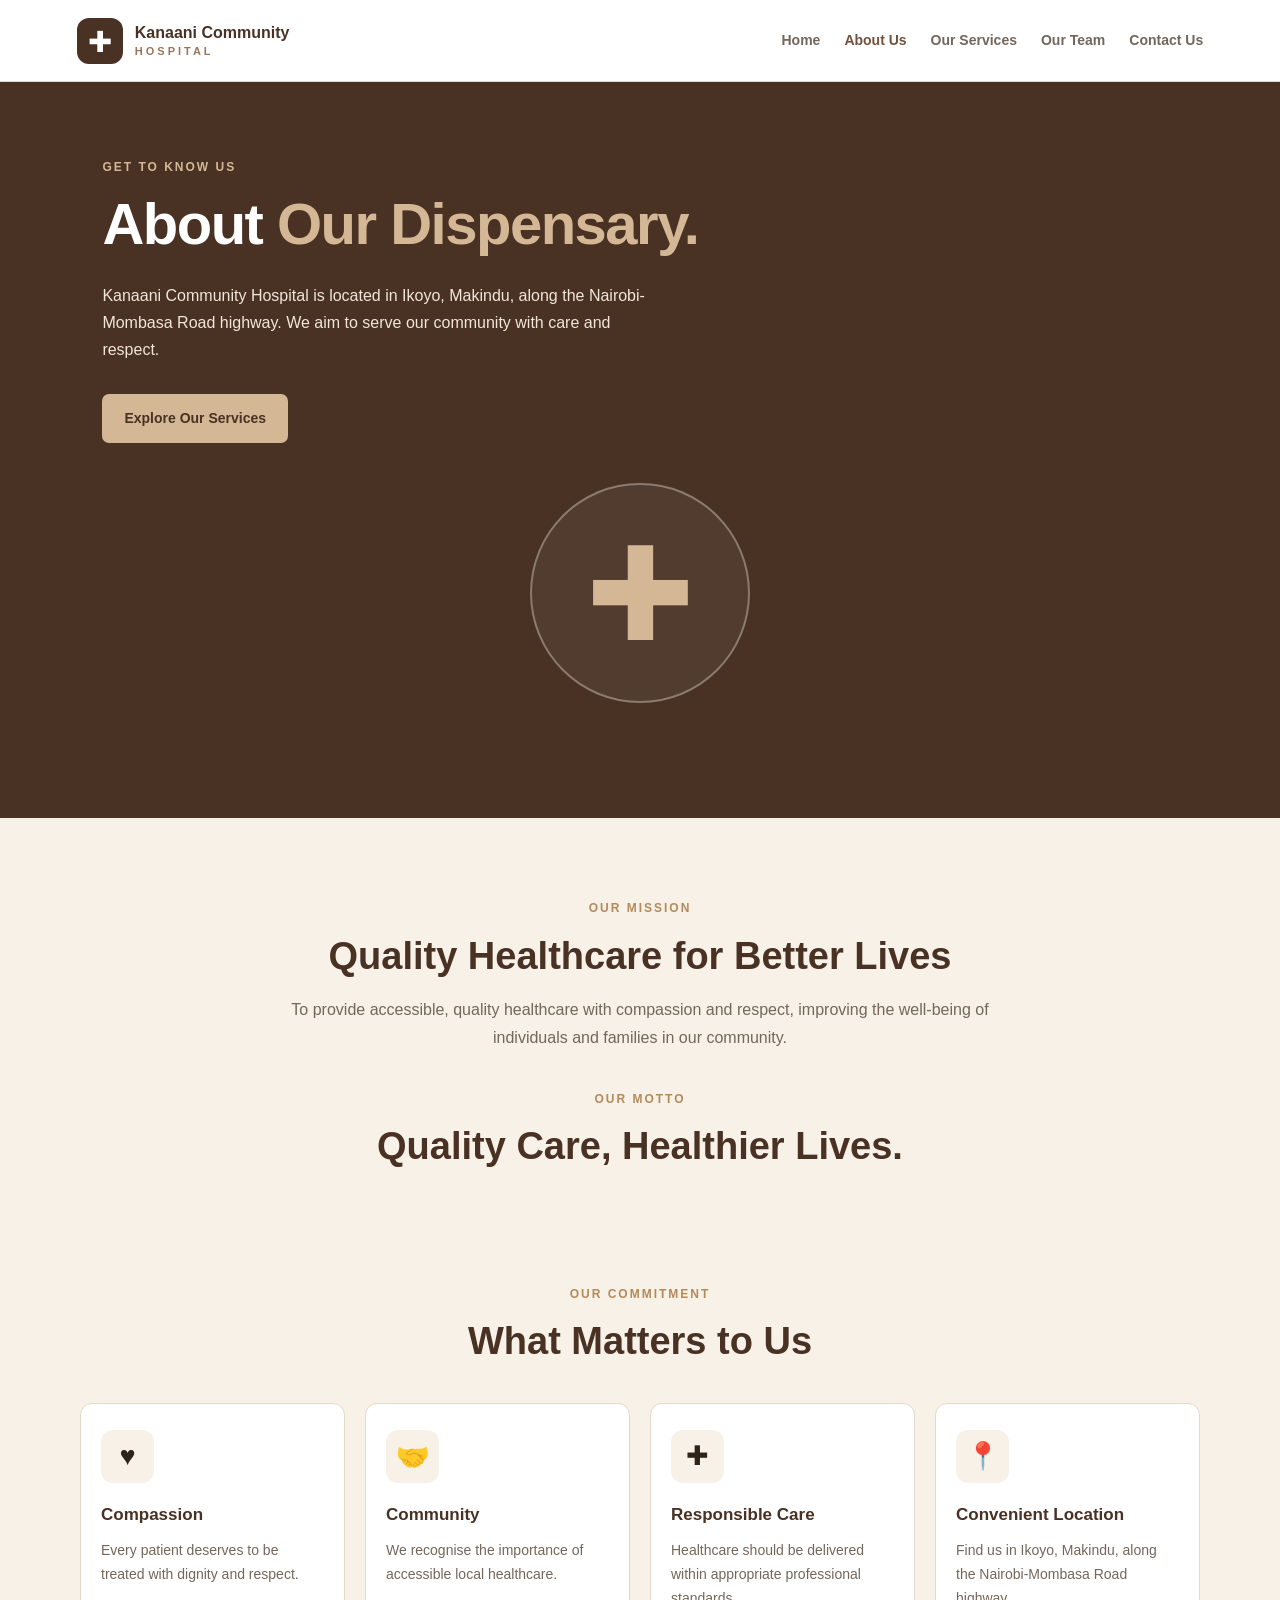
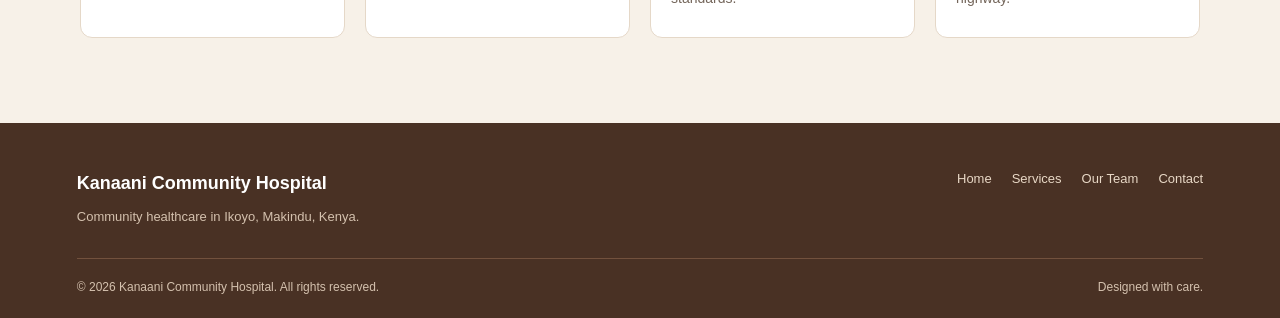
<file: about.html>
<!DOCTYPE html>
<html lang="en">
<head>
    <meta charset="UTF-8">
    <meta name="viewport" content="width=device-width, initial-scale=1.0">
    <meta name="description" content="Learn about Kanaani Community Hospital in Ikoyo, Makindu, Kenya.">
    <title>About Us | Kanaani Community Hospital</title>
    <link rel="stylesheet" href="style.css">
    <script src="script.js" defer></script>
</head>
<body>

    <header class="site-header">
        <a href="index.html" class="brand">
            <span class="brand-icon">✚</span>
            <span class="brand-text">
                <strong>Kanaani Community</strong>
                <small>HOSPITAL</small>
            </span>
        </a>

        <button class="menu-toggle" id="menu-toggle"
            aria-label="Open navigation menu"
            aria-expanded="false"
            aria-controls="main-navigation">
            <span></span><span></span><span></span>
        </button>

        <nav class="main-navigation" id="main-navigation">
            <a href="index.html">Home</a>
            <a href="about.html" class="active">About Us</a>
            <a href="services.html">Our Services</a>
            <a href="doctors.html">Our Team</a>
            <a href="contact.html">Contact Us</a>
        </nav>
    </header>

    <main>
        <section class="hero">
            <div class="hero-content">
                <p class="eyebrow">GET TO KNOW US</p>
                <h1>About <span>Our Dispensary.</span></h1>
                <p class="hero-description">
                    Kanaani Community Hospital is located in Ikoyo,
                    Makindu, along the Nairobi-Mombasa Road highway.
                    We aim to serve our community with care and respect.
                </p>
                <a href="services.html" class="btn btn-primary">
                    Explore Our Services
                </a>
            </div>
            <div class="hero-visual">
                <div class="medical-symbol">✚</div>
            </div>
        </section>

        <!-- OUR MISSION AND MOTTO -->
    <section class="welcome section-container">
        <div class="section-heading">
            <p class="eyebrow">OUR MISSION</p>
            <h2>Quality Healthcare for Better Lives</h2>
            <p>
                To provide accessible, quality healthcare with
                compassion and respect, improving the well-being
                of individuals and families in our community.
            </p>
        </div>

        <div class="section-heading">
            <p class="eyebrow">OUR MOTTO</p>
            <h2>Quality Care, Healthier Lives.</h2>
        </div>
    </section>

        <section class="services-preview section-container">
            <div class="section-heading">
                <p class="eyebrow">OUR COMMITMENT</p>
                <h2>What Matters to Us</h2>
            </div>

            <div class="service-grid">
                <article class="service-card">
                    <span class="service-icon">♥</span>
                    <h3>Compassion</h3>
                    <p>Every patient deserves to be treated with dignity and respect.</p>
                </article>

                <article class="service-card">
                    <span class="service-icon">🤝</span>
                    <h3>Community</h3>
                    <p>We recognise the importance of accessible local healthcare.</p>
                </article>

                <article class="service-card">
                    <span class="service-icon">✚</span>
                    <h3>Responsible Care</h3>
                    <p>Healthcare should be delivered within appropriate professional standards.</p>
                </article>

                <article class="service-card">
                    <span class="service-icon">📍</span>
                    <h3>Convenient Location</h3>
                    <p>Find us in Ikoyo, Makindu, along the Nairobi-Mombasa Road highway.</p>
                </article>
            </div>
        </section>
    </main>

    <footer class="site-footer">
        <div class="footer-content">
            <div>
                <a href="index.html" class="footer-brand">
                    Kanaani Community Hospital
                </a>
                <p>Community healthcare in Ikoyo, Makindu, Kenya.</p>
            </div>
            <div class="footer-links">
                <a href="index.html">Home</a>
                <a href="services.html">Services</a>
                <a href="doctors.html">Our Team</a>
                <a href="contact.html">Contact</a>
            </div>
        </div>
        <div class="footer-bottom">
            <p>&copy; <span id="current-year">2026</span>
                Kanaani Community Hospital. All rights reserved.</p>
            <p>Designed with care.</p>
        </div>
    </footer>

</body>
</html>
</file>
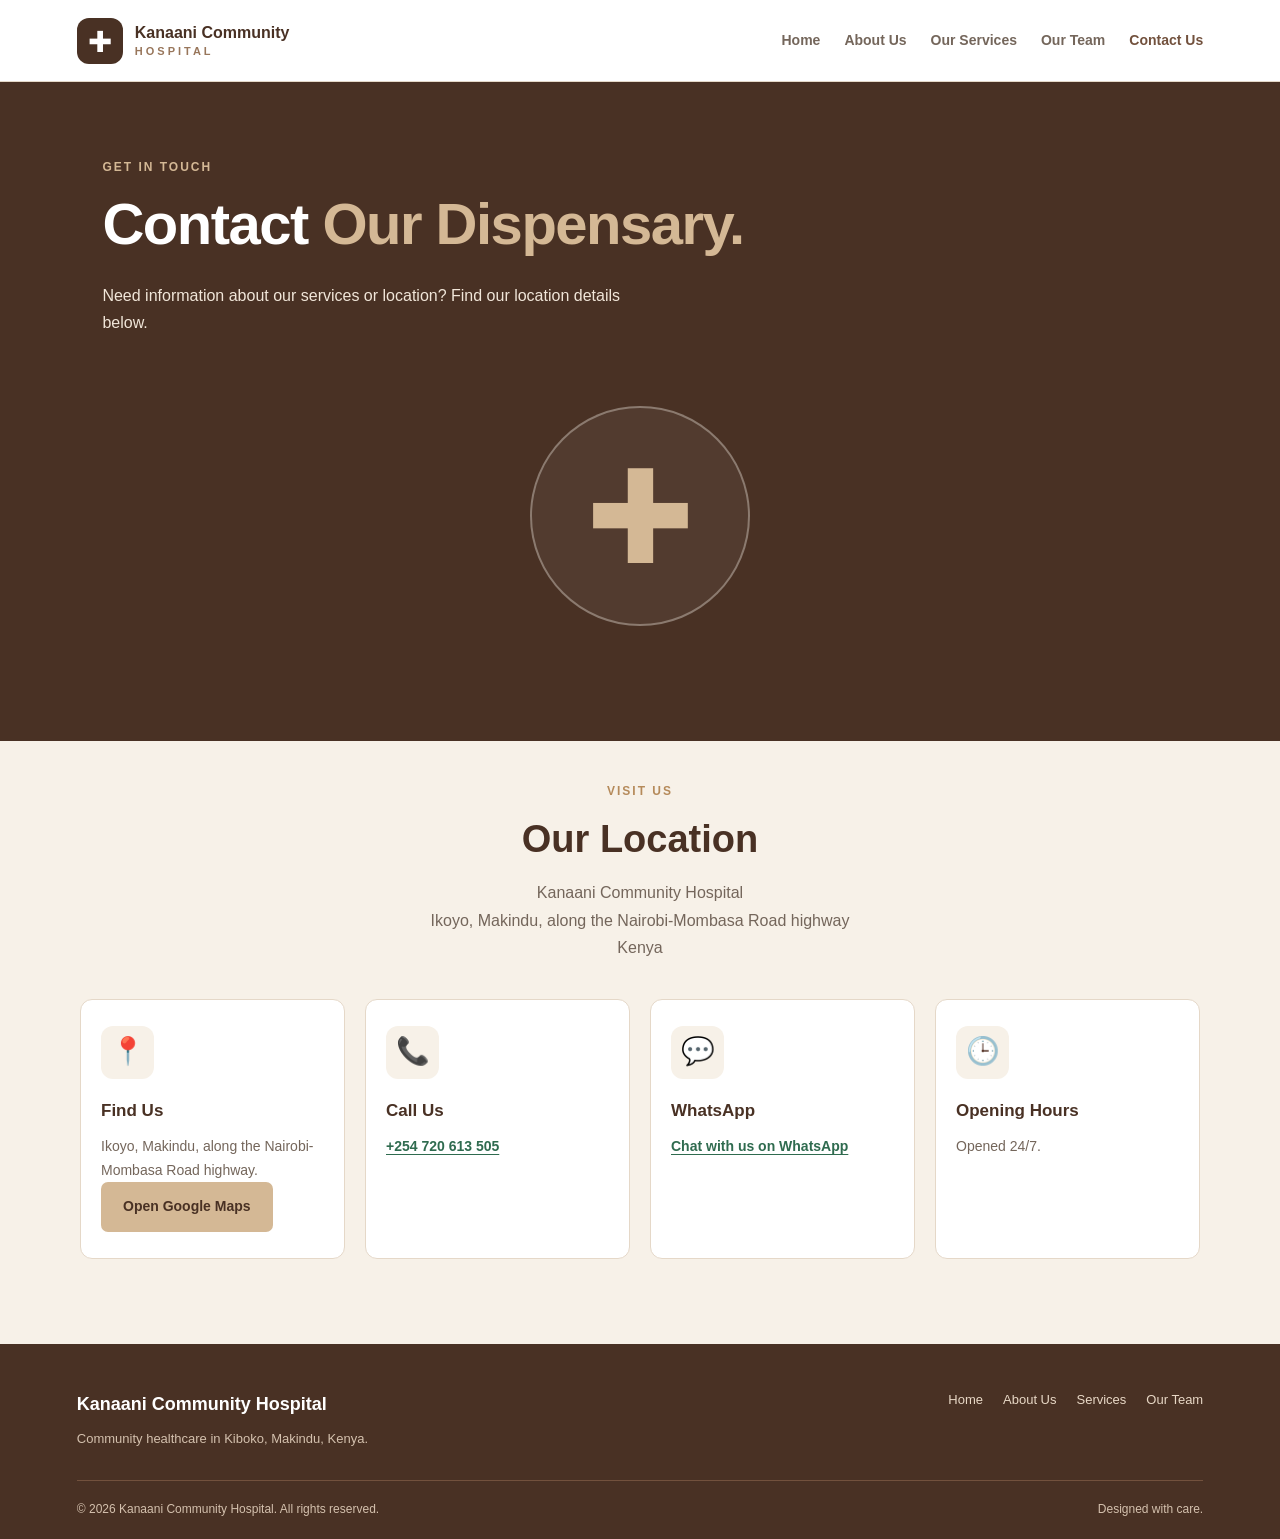
<file: contact.html>
<!DOCTYPE html>
<html lang="en">
<head>
    <meta charset="UTF-8">
    <meta name="viewport" content="width=device-width, initial-scale=1.0">
    <meta name="description" content="Contact Kanaani Community Hospital in Ikoyo, Makindu, along the Mombasa Road highway.">
    <title>Contact Us | Kanaani Community Hospital</title>
    <link rel="stylesheet" href="style.css">
    <script src="script.js" defer></script>
</head>
<body>

    <header class="site-header">
        <a href="index.html" class="brand">
            <span class="brand-icon">✚</span>
            <span class="brand-text">
                <strong>Kanaani Community</strong>
                <small>HOSPITAL</small>
            </span>
        </a>
        <button class="menu-toggle" id="menu-toggle"
            aria-label="Open navigation menu" aria-expanded="false"
            aria-controls="main-navigation">
            <span></span><span></span><span></span>
        </button>
        <nav class="main-navigation" id="main-navigation">
            <a href="index.html">Home</a>
            <a href="about.html">About Us</a>
            <a href="services.html">Our Services</a>
            <a href="doctors.html">Our Team</a>
            <a href="contact.html" class="active">Contact Us</a>
        </nav>
    </header>

    <main>
        <section class="hero">
            <div class="hero-content">
                <p class="eyebrow">GET IN TOUCH</p>
                <h1>Contact <span>Our Dispensary.</span></h1>
                <p class="hero-description">
                    Need information about our services or location?
                    Find our location details below.
                </p>
            </div>
            <div class="hero-visual">
                <div class="medical-symbol">✚</div>
            </div>
        </section>

        <section class="services-preview section-container">
            <div class="section-heading">
                <p class="eyebrow">VISIT US</p>
                <h2>Our Location</h2>
                <p>
                    Kanaani Community Hospital<br>
                    Ikoyo, Makindu, along the Nairobi-Mombasa Road highway<br>
                    Kenya
                </p>
            </div>

            <div class="service-grid">
                <article class="service-card">
                    <span class="service-icon">📍</span>
                    <h3>Find Us</h3>
                    <p>Ikoyo, Makindu, along the Nairobi-Mombasa Road highway.</p>
                    <a
                        class="btn btn-primary"
                        href="https://www.google.com/maps/search/?api=1&query=Kiboko%2C+Makindu%2C+Kenya"
                        target="_blank"
                        rel="noopener noreferrer">
                        Open Google Maps
                    </a>
                </article>

                <article class="service-card">
                    <span class="service-icon">📞</span>
                    <h3>Call Us</h3>
                    <p><a href="tel:+254720613505">+254 720 613 505</a></p>
                </article>

                <article class="service-card">
                    <span class="service-icon">💬</span>
                    <h3>WhatsApp</h3>
                    <p><a href="https://wa.me/254720613505" target="_blank" rel="noopener noreferrer">Chat with us on WhatsApp</a></p>
                </article>

                <article class="service-card">
                    <span class="service-icon">🕒</span>
                    <h3>Opening Hours</h3>
                    <p>Opened 24/7.</p>
                </article>
            </div>
        </section>
    </main>

    <footer class="site-footer">
        <div class="footer-content">
            <div>
                <a href="index.html" class="footer-brand">Kanaani Community Hospital</a>
                <p>Community healthcare in Kiboko, Makindu, Kenya.</p>
            </div>
            <div class="footer-links">
                <a href="index.html">Home</a>
                <a href="about.html">About Us</a>
                <a href="services.html">Services</a>
                <a href="doctors.html">Our Team</a>
            </div>
        </div>
        <div class="footer-bottom">
            <p>&copy; <span id="current-year">2026</span> Kanaani Community Hospital. All rights reserved.</p>
            <p>Designed with care.</p>
        </div>
    </footer>

</body>
</html>
</file>
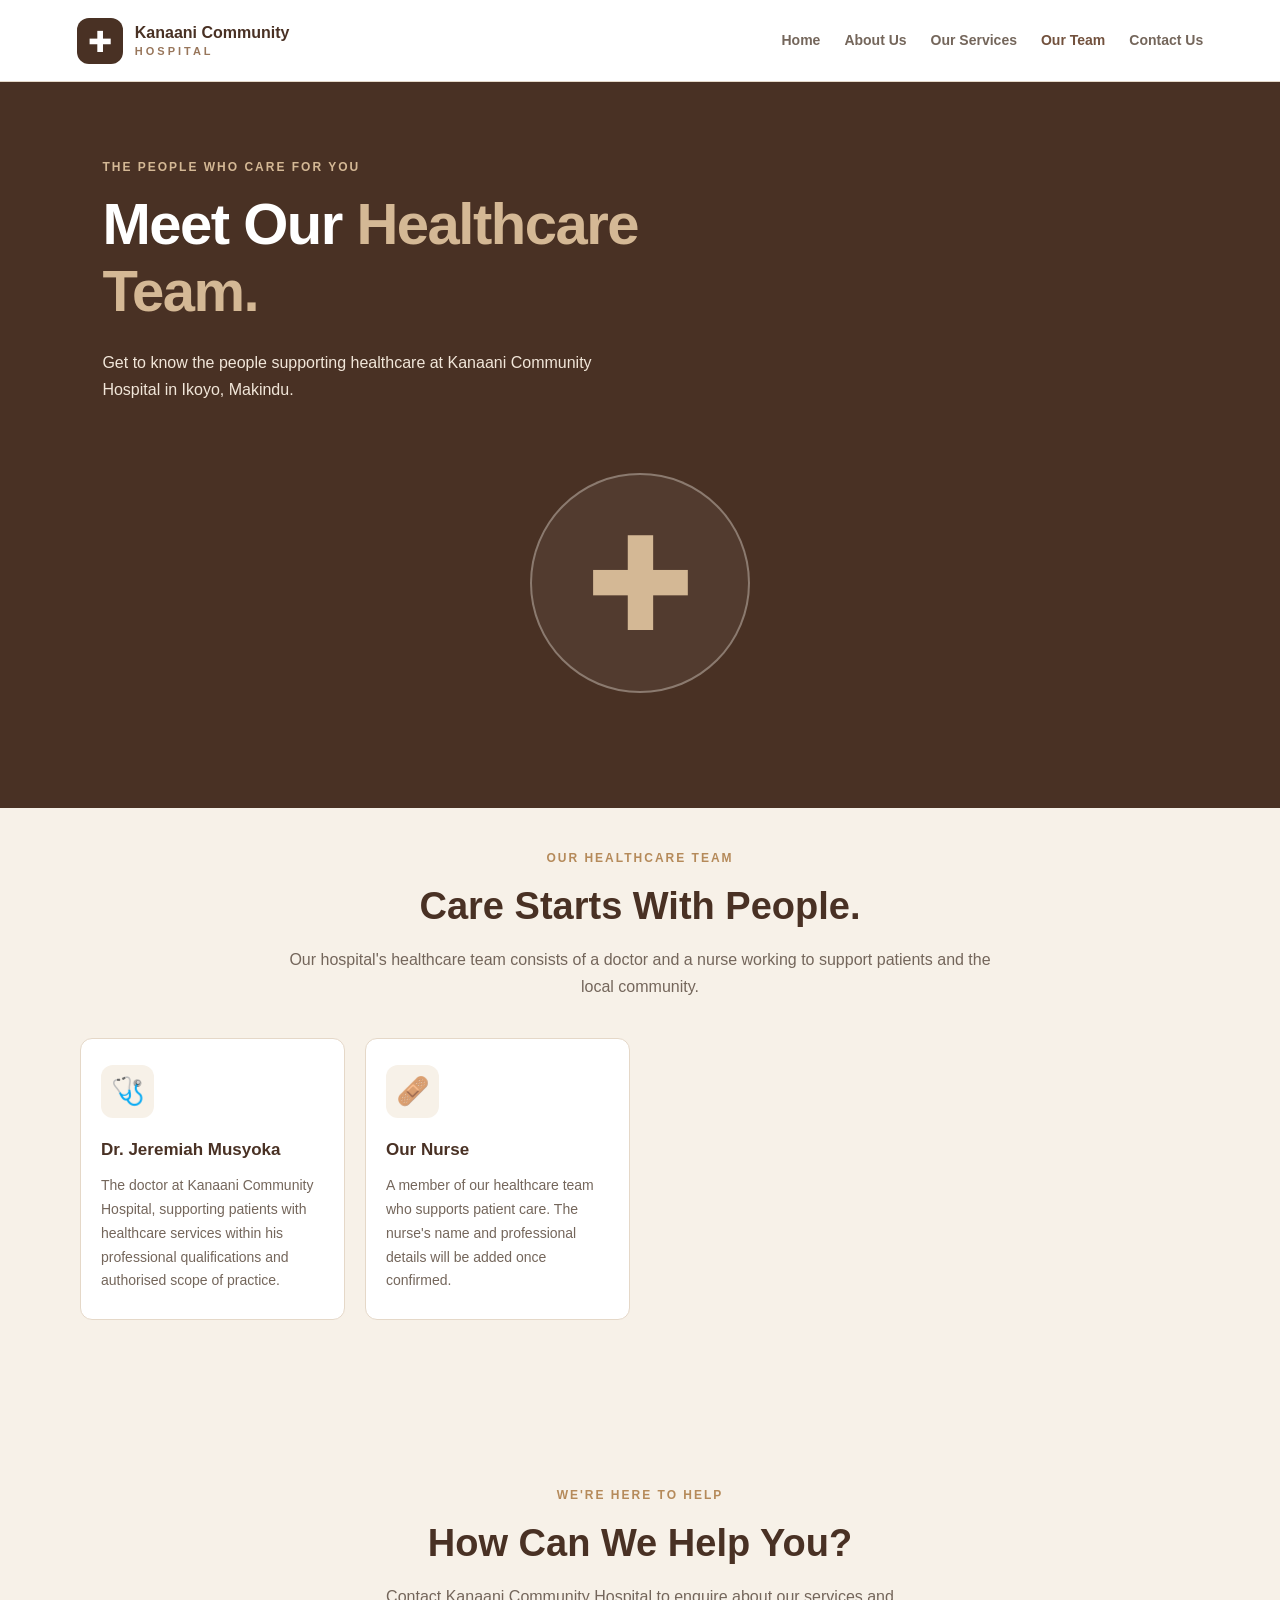
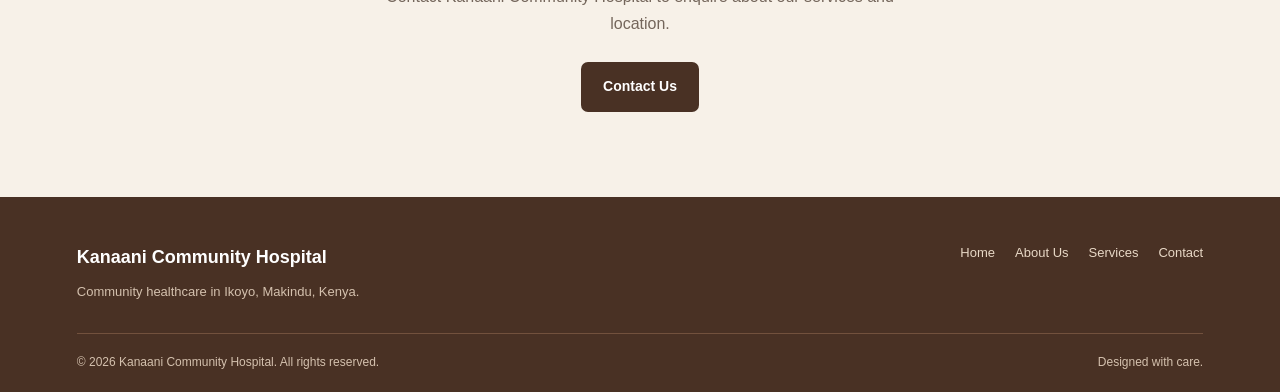
<file: doctors.html>
<!DOCTYPE html>
<html lang="en">
<head>
    <meta charset="UTF-8">
    <meta name="viewport" content="width=device-width, initial-scale=1.0">
    <meta name="description" content="Meet the healthcare team at Kanaani Community Hospital in Ikoyo, Makindu.">
    <meta name="theme-color" content="#493124">
    <title>Our Healthcare Team | Kanaani Community Hospital</title>
    <link rel="stylesheet" href="style.css">
    <script src="script.js" defer></script>
</head>
<body>

    <header class="site-header">
        <a href="index.html" class="brand">
            <span class="brand-icon" aria-hidden="true">✚</span>
            <span class="brand-text">
                <strong>Kanaani Community</strong>
                <small>HOSPITAL</small>
            </span>
        </a>

        <button
            class="menu-toggle"
            id="menu-toggle"
            aria-label="Open navigation menu"
            aria-expanded="false"
            aria-controls="main-navigation"
            type="button">
            <span></span><span></span><span></span>
        </button>

        <nav class="main-navigation" id="main-navigation">
            <a href="index.html">Home</a>
            <a href="about.html">About Us</a>
            <a href="services.html">Our Services</a>
            <a href="doctors.html" class="active" aria-current="page">Our Team</a>
            <a href="contact.html">Contact Us</a>
        </nav>
    </header>

    <main>
        <section class="hero">
            <div class="hero-content">
                <p class="eyebrow">THE PEOPLE WHO CARE FOR YOU</p>
                <h1>Meet Our <span>Healthcare Team.</span></h1>
                <p class="hero-description">
                    Get to know the people supporting healthcare at
                    Kanaani Community Hospital in Ikoyo, Makindu.
                </p>
            </div>

            <div class="hero-visual">
                <div class="medical-symbol" aria-hidden="true">✚</div>
            </div>
        </section>

        <section class="services-preview section-container">
            <div class="section-heading">
                <p class="eyebrow">OUR HEALTHCARE TEAM</p>
                <h2>Care Starts With People.</h2>
                <p>
                    Our hospital's healthcare team consists of a doctor
                    and a nurse working to support patients and the local
                    community.
                </p>
            </div>

            <div class="service-grid">
                <article class="service-card">
                    <span class="service-icon" aria-hidden="true">🩺</span>
                    <h3>Dr. Jeremiah Musyoka</h3>
                    <p>
                        The doctor at Kanaani Community Hospital,
                        supporting patients with healthcare services
                        within his professional qualifications and
                        authorised scope of practice.
                    </p>
                </article>

                <article class="service-card">
                    <span class="service-icon" aria-hidden="true">🩹</span>
                    <h3>Our Nurse</h3>
                    <p>
                        A member of our healthcare team who supports
                        patient care. The nurse's name and professional
                        details will be added once confirmed.
                    </p>
                </article>
            </div>
        </section>

        <section class="contact-cta section-container">
            <p class="eyebrow">WE'RE HERE TO HELP</p>
            <h2>How Can We Help You?</h2>
            <p>
                Contact Kanaani Community Hospital to enquire about
                our services and location.
            </p>
            <a href="contact.html" class="btn btn-primary">
                Contact Us
            </a>
        </section>
    </main>

    <footer class="site-footer">
        <div class="footer-content">
            <div>
                <a href="index.html" class="footer-brand">
                    Kanaani Community Hospital
                </a>
                <p>Community healthcare in Ikoyo, Makindu, Kenya.</p>
            </div>

            <div class="footer-links">
                <a href="index.html">Home</a>
                <a href="about.html">About Us</a>
                <a href="services.html">Services</a>
                <a href="contact.html">Contact</a>
            </div>
        </div>

        <div class="footer-bottom">
            <p>
                &copy; <span id="current-year">2026</span>
                Kanaani Community Hospital. All rights reserved.
            </p>
            <p>Designed with care.</p>
        </div>
    </footer>

</body>
</html>
</file>
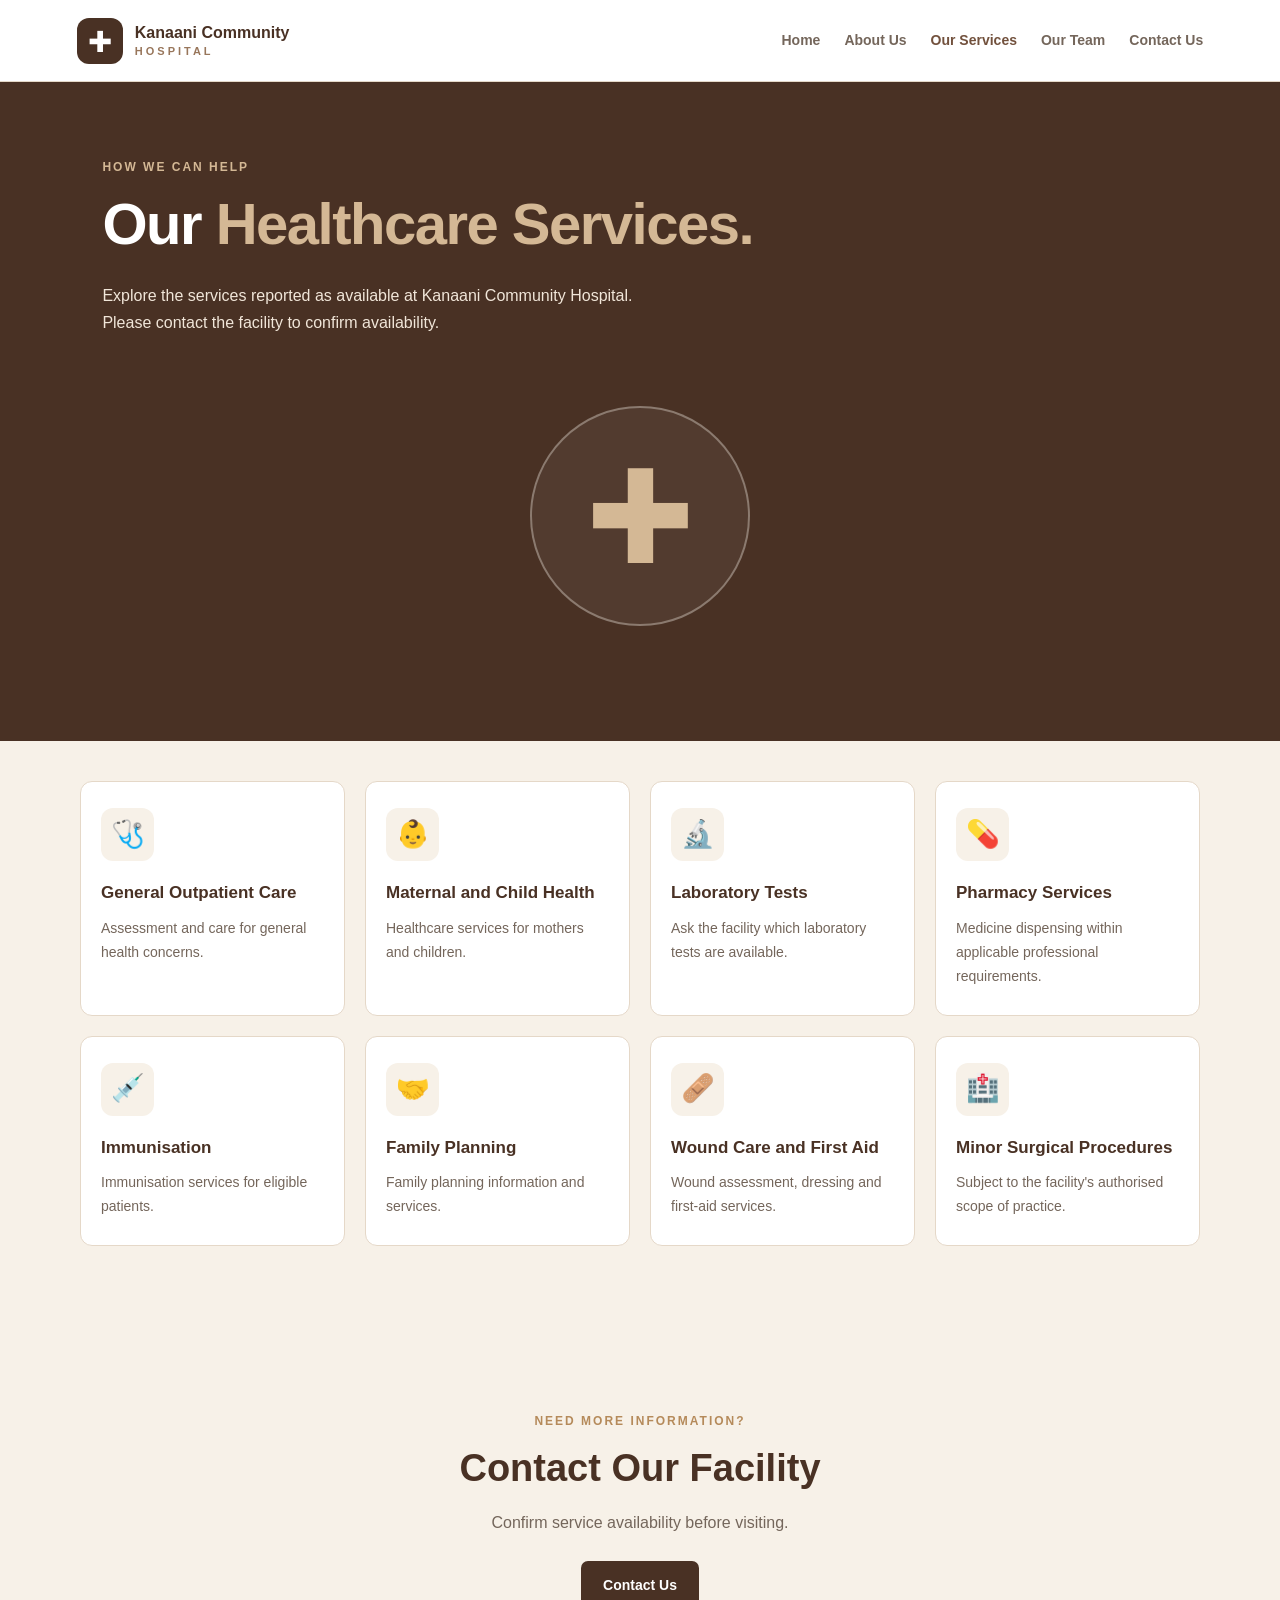
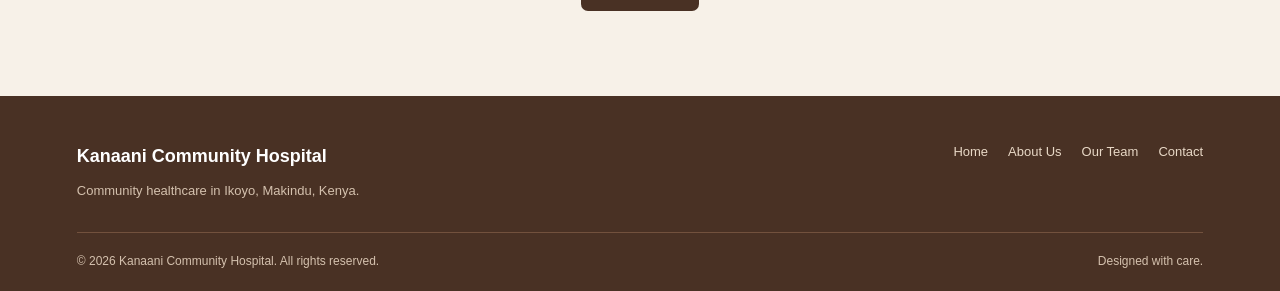
<file: services.html>
<!DOCTYPE html>
<html lang="en">
<head>
    <meta charset="UTF-8">
    <meta name="viewport" content="width=device-width, initial-scale=1.0">
    <meta name="description" content="Explore healthcare services at Kanaani Community Hospital in Ikoyo, Makindu.">
    <title>Our Services | Kanaani Community Hospital</title>
    <link rel="stylesheet" href="style.css">
    <script src="script.js" defer></script>
</head>
<body>

    <header class="site-header">
        <a href="index.html" class="brand">
            <span class="brand-icon">✚</span>
            <span class="brand-text">
                <strong>Kanaani Community</strong>
                <small>HOSPITAL</small>
            </span>
        </a>
        <button class="menu-toggle" id="menu-toggle"
            aria-label="Open navigation menu" aria-expanded="false"
            aria-controls="main-navigation">
            <span></span><span></span><span></span>
        </button>
        <nav class="main-navigation" id="main-navigation">
            <a href="index.html">Home</a>
            <a href="about.html">About Us</a>
            <a href="services.html" class="active">Our Services</a>
            <a href="doctors.html">Our Team</a>
            <a href="contact.html">Contact Us</a>
        </nav>
    </header>

    <main>
        <section class="hero">
            <div class="hero-content">
                <p class="eyebrow">HOW WE CAN HELP</p>
                <h1>Our <span>Healthcare Services.</span></h1>
                <p class="hero-description">
                    Explore the services reported as available at
                    Kanaani Community Hospital. Please contact the
                    facility to confirm availability.
                </p>
            </div>
            <div class="hero-visual">
                <div class="medical-symbol">✚</div>
            </div>
        </section>

        <section class="services-preview section-container">
            <div class="service-grid">
                <article class="service-card">
                    <span class="service-icon">🩺</span>
                    <h3>General Outpatient Care</h3>
                    <p>Assessment and care for general health concerns.</p>
                </article>

                <article class="service-card">
                    <span class="service-icon">👶</span>
                    <h3>Maternal and Child Health</h3>
                    <p>Healthcare services for mothers and children.</p>
                </article>

                <article class="service-card">
                    <span class="service-icon">🔬</span>
                    <h3>Laboratory Tests</h3>
                    <p>Ask the facility which laboratory tests are available.</p>
                </article>

                <article class="service-card">
                    <span class="service-icon">💊</span>
                    <h3>Pharmacy Services</h3>
                    <p>Medicine dispensing within applicable professional requirements.</p>
                </article>

                <article class="service-card">
                    <span class="service-icon">💉</span>
                    <h3>Immunisation</h3>
                    <p>Immunisation services for eligible patients.</p>
                </article>

                <article class="service-card">
                    <span class="service-icon">🤝</span>
                    <h3>Family Planning</h3>
                    <p>Family planning information and services.</p>
                </article>

                <article class="service-card">
                    <span class="service-icon">🩹</span>
                    <h3>Wound Care and First Aid</h3>
                    <p>Wound assessment, dressing and first-aid services.</p>
                </article>

                <article class="service-card">
                    <span class="service-icon">🏥</span>
                    <h3>Minor Surgical Procedures</h3>
                    <p>Subject to the facility's authorised scope of practice.</p>
                </article>
            </div>
        </section>

        <section class="contact-cta section-container">
            <p class="eyebrow">NEED MORE INFORMATION?</p>
            <h2>Contact Our Facility</h2>
            <p>Confirm service availability before visiting.</p>
            <a href="contact.html" class="btn btn-primary">Contact Us</a>
        </section>
    </main>

    <footer class="site-footer">
        <div class="footer-content">
            <div>
                <a href="index.html" class="footer-brand">Kanaani Community Hospital</a>
                <p>Community healthcare in Ikoyo, Makindu, Kenya.</p>
            </div>
            <div class="footer-links">
                <a href="index.html">Home</a>
                <a href="about.html">About Us</a>
                <a href="doctors.html">Our Team</a>
                <a href="contact.html">Contact</a>
            </div>
        </div>
        <div class="footer-bottom">
            <p>&copy; <span id="current-year">2026</span> Kanaani Community Hospital. All rights reserved.</p>
            <p>Designed with care.</p>
        </div>
    </footer>

</body>
</html>
</file>
<file: style.css>
/* =================================
   JEREMIAH MUSYOKA DISPENSARY
   SHADY BROWN THEME
================================= */

:root {
    --brown-dark: #493124;
    --brown-main: #72513D;
    --brown-light: #98765B;
    --bronze: #B58A5A;
    --beige: #D4B895;
    --cream: #F7F1E8;
    --white: #FFFFFF;
    --text-dark: #302319;
    --text-muted: #74665B;
    --border: #E5D8C8;
    --link: #2F6B4F;
    --link-hover: #1F4D37;
}

/* RESET */

* {
    margin: 0;
    padding: 0;
    box-sizing: border-box;
}

html {
    scroll-behavior: smooth;
}

body {
    font-family: Arial, Helvetica, sans-serif;
    background: var(--cream);
    color: var(--text-dark);
    line-height: 1.7;
}

a {
    color: inherit;
    text-decoration: none;
}

button,
a {
    -webkit-tap-highlight-color: transparent;
}

img {
    max-width: 100%;
    display: block;
}

/* HEADER */

.site-header {
    min-height: 82px;
    background: var(--white);
    display: flex;
    align-items: center;
    justify-content: space-between;
    gap: 20px;
    padding: 15px 6%;
    border-bottom: 1px solid var(--border);
    position: relative;
    z-index: 10;
}

.brand {
    display: flex;
    align-items: center;
    gap: 12px;
    color: var(--brown-dark);
}

.brand-icon {
    width: 46px;
    height: 46px;
    border-radius: 12px;
    background: var(--brown-dark);
    color: var(--white);
    display: grid;
    place-items: center;
    font-size: 29px;
}

.brand-text {
    display: flex;
    flex-direction: column;
    line-height: 1.4;
}

.brand-text strong {
    font-size: 16px;
}

.brand-text small {
    color: var(--brown-light);
    font-size: 11px;
    font-weight: bold;
    letter-spacing: 3px;
}

/* NAVIGATION */

.main-navigation {
    display: flex;
    align-items: center;
    gap: 24px;
}

.main-navigation a {
    font-size: 14px;
    font-weight: 600;
    color: var(--text-muted);
    transition: color 0.2s ease;
}

.main-navigation a:hover,
.main-navigation a.active {
    color: var(--brown-main);
}

/* MOBILE MENU BUTTON */

.menu-toggle {
    display: none;
    border: 0;
    background: var(--brown-dark);
    padding: 10px;
    border-radius: 8px;
    cursor: pointer;
}

.menu-toggle span {
    display: block;
    width: 23px;
    height: 2px;
    margin: 5px 0;
    background: var(--white);
}

/* HERO */
.hero {
min-height: 530px;
background: var(--brown-dark);
color: var(--white);
padding: 75px 8%;
display: grid;
grid-template-columns: 1fr;
align-items: center;
position: relative;
isolation: isolate;
overflow: hidden;
}

/* FULL HERO PHOTO BACKGROUND */

.hero > .hero-slider {
position: absolute;
inset: 0;
z-index: -2;
border-radius: 0;
}

.hero > .hero-slider::after {
content: "";
position: absolute;
inset: 0;
background: linear-gradient(
90deg,
rgba(45, 29, 20, 0.92),
rgba(73, 49, 36, 0.72)
);
z-index: 1;
}


.hero-content {
max-width: 680px;
position: relative;
z-index: 2;
} 

.eyebrow {
    font-size: 12px;
    font-weight: bold;
    letter-spacing: 2px;
    color: var(--bronze);
    margin-bottom: 14px;
}

.hero .eyebrow {
    color: var(--beige);
}

.hero h1 {
    font-size: clamp(36px, 5vw, 58px);
    line-height: 1.15;
    margin-bottom: 24px;
    letter-spacing: -1.5px;
}

.hero h1 span {
    color: var(--beige);
}

.hero-description {
    max-width: 550px;
    color: #F1E6D9;
    font-size: 16px;
    margin-bottom: 30px;
}

.hero-buttons {
    display: flex;
    flex-wrap: wrap;
    gap: 14px;
}

.btn {
    display: inline-flex;
    justify-content: center;
    align-items: center;
    padding: 13px 22px;
    min-height: 48px;
    border-radius: 7px;
    font-size: 14px;
    font-weight: bold;
    text-align: center;
    transition: transform 0.2s, background 0.2s;
}

.btn:hover {
    transform: translateY(-2px);
}

.btn-primary {
    background: var(--beige);
    color: var(--brown-dark);
}

.btn-primary:hover {
    background: #E3CBAE;
}

.btn-outline {
    border: 1px solid var(--beige);
    color: var(--white);
}

.btn-outline:hover {
    background: rgba(255, 255, 255, 0.1);
}

.location-note {
    color: #F1E6D9;
    font-size: 13px;
    margin-top: 25px;
}

/* HERO DECORATION */

.hero-visual {
    min-height: 300px;
    display: grid;
    place-items: center;
    position: relative;
}

/* HERO PHOTO SLIDER */

.hero-slider {
    position: absolute;
    inset: 0;
    overflow: hidden;
    border-radius: 16px;
}

.hero-slide {
    position: absolute;
    inset: 0;
    width: 100%;
    height: 100%;
    max-width: none;
    object-fit: cover;
    opacity: 0;
    transition: opacity 0.8s ease-in-out;
}

.hero-slide.active {
    opacity: 1;
}

.hero-card {
    z-index: 2;
}
.medical-symbol {
    width: 220px;
    height: 220px;
    border: 2px solid rgba(247, 241, 232, 0.35);
    border-radius: 50%;
    display: grid;
    place-items: center;
    font-size: 130px;
    color: var(--beige);
    background: rgba(255, 255, 255, 0.05);
}

.hero-card {
position: absolute;
z-index: 2;
bottom: 25px;
right: 6%;
background: var(--cream);
color: var(--brown-dark);
padding: 17px;
border-radius: 12px;
display: flex;
align-items: center;
gap: 13px;
box-shadow: 0 12px 30px rgba(0, 0, 0, 0.18);
}

.hero-card-icon {
    color: var(--brown-main);
    font-size: 27px;
}

.hero-card strong {
    font-size: 14px;
}

.hero-card p {
    color: var(--text-muted);
    font-size: 12px;
}

/* GENERAL SECTIONS */

.section-container {
    width: min(1120px, 88%);
    margin: 0 auto;
}

.welcome {
    padding-top: 80px;
    padding-bottom: 35px;
}

.section-heading {
    max-width: 720px;
    margin: 0 auto 38px;
    text-align: center;
}

.section-heading h2,
.location-content h2,
.contact-cta h2 {
    color: var(--brown-dark);
    font-size: clamp(27px, 4vw, 38px);
    line-height: 1.25;
    margin-bottom: 16px;
}

.section-heading > p:last-child {
    color: var(--text-muted);
}

/* SERVICES */

.services-preview {
    padding-top: 40px;
    padding-bottom: 85px;
}

.service-grid {
    display: grid;
    grid-template-columns: repeat(4, minmax(0, 1fr));
    gap: 20px;
}

.service-card {
    padding: 26px 20px;
    background: var(--white);
    border: 1px solid var(--border);
    border-radius: 12px;
    transition: transform 0.2s, box-shadow 0.2s;
}

.service-card:hover {
    transform: translateY(-5px);
    box-shadow: 0 12px 28px rgba(73, 49, 36, 0.1);
}

.service-icon {
    display: grid;
    place-items: center;
    width: 53px;
    height: 53px;
    background: var(--cream);
    border-radius: 12px;
    font-size: 27px;
    margin-bottom: 20px;
}

.service-card h3 {
    font-size: 17px;
    line-height: 1.4;
    color: var(--brown-dark);
    margin-bottom: 12px;
}

.service-card p {
    font-size: 14px;
    color: var(--text-muted);
}

.center-action {
    text-align: center;
    margin-top: 35px;
}

.center-action .btn-primary,
.contact-cta .btn-primary {
    background: var(--brown-dark);
    color: var(--white);
}

.center-action .btn-primary:hover,
.contact-cta .btn-primary:hover {
    background: var(--brown-main);
}

/* LOCATION */

.location-section {
    padding: 75px 0;
    background: #EDE0D0;
}

.location-content {
    display: grid;
    grid-template-columns: 1fr 1fr;
    align-items: center;
    gap: 45px;
}

.location-content > div:first-child > p:not(.eyebrow) {
    color: var(--text-muted);
    margin-bottom: 24px;
}

.location-placeholder {
    min-height: 240px;
    border-radius: 16px;
    background: var(--brown-main);
    color: var(--white);
    display: flex;
    flex-direction: column;
    align-items: center;
    justify-content: center;
    padding: 25px;
    text-align: center;
}

.location-placeholder span {
    font-size: 45px;
    margin-bottom: 12px;
}

.location-placeholder h3 {
    font-size: 24px;
    margin-bottom: 8px;
}

.location-placeholder p {
    color: var(--cream);
}

/* CONTACT CALL TO ACTION */

.contact-cta {
    padding-top: 80px;
    padding-bottom: 85px;
    text-align: center;
}

.contact-cta > p:not(.eyebrow) {
    color: var(--text-muted);
    max-width: 550px;
    margin: 0 auto 25px;
}

/* FOOTER */

.site-footer {
    background: var(--brown-dark);
    color: var(--cream);
    padding: 45px 6% 20px;
}

.footer-content {
    display: flex;
    justify-content: space-between;
    gap: 35px;
    padding-bottom: 30px;
}

.footer-brand {
    color: var(--white);
    font-weight: bold;
    font-size: 18px;
}

.footer-content > div:first-child p {
    color: #D4C1AE;
    font-size: 13px;
    margin-top: 8px;
}

.footer-links {
    display: flex;
    flex-wrap: wrap;
    gap: 20px;
}

.footer-links a {
    color: #E8D8C6;
    font-size: 13px;
}

.footer-links a:hover {
    color: var(--beige);
}

.footer-bottom {
    border-top: 1px solid #72513D;
    padding-top: 18px;
    display: flex;
    justify-content: space-between;
    flex-wrap: wrap;
    gap: 10px;
    color: #D4C1AE;
    font-size: 12px;
}

/* TABLETS */

@media (max-width: 900px) {
    .hero {
        grid-template-columns: 1fr 0.7fr;
        padding: 65px 6%;
    }

    .service-grid {
        grid-template-columns: repeat(2, minmax(0, 1fr));
    }

    .main-navigation {
        gap: 13px;
    }

    .main-navigation a {
        font-size: 12px;
    }
}

/* PHONES */

@media (max-width: 650px) {
    .site-header {
        min-height: 74px;
        padding: 12px 5%;
    }

    .brand {
        gap: 9px;
    }

    .brand-icon {
        width: 40px;
        height: 40px;
        font-size: 25px;
    }

    .brand-text strong {
        font-size: 13px;
    }

    .brand-text small {
        font-size: 10px;
    }

    .menu-toggle {
        display: block;
    }

    .main-navigation {
        display: none;
        position: absolute;
        top: 100%;
        left: 0;
        right: 0;
        padding: 12px 5% 20px;
        background: var(--white);
        border-bottom: 1px solid var(--border);
        box-shadow: 0 10px 15px rgba(73, 49, 36, 0.08);
        flex-direction: column;
        align-items: stretch;
        gap: 0;
    }

    .main-navigation.open {
        display: flex;
    }

    .main-navigation a {
        padding: 12px 0;
        font-size: 14px;
        border-bottom: 1px solid var(--border);
    }

    .main-navigation a:last-child {
        border-bottom: 0;
    }

    .hero {
grid-template-columns: 1fr;
min-height: 530px;
padding: 55px 6% 100px;
gap: 20px;
align-content: center;
    } 

    .hero h1 {
        font-size: 39px;
    }

    .hero-description {
        font-size: 15px;
    }

    .hero-visual {
        min-height: 230px;
    }

    .medical-symbol {
        width: 170px;
        height: 170px;
        font-size: 100px;
    }

    .hero-card {
        left: 0;
        bottom: -5px;
        padding: 12px;
    }

    .hero-card strong {
        font-size: 12px;
    }

    .hero-card p {
        font-size: 11px;
    }

    .welcome {
        padding-top: 60px;
    }

    .service-grid {
        grid-template-columns: repeat(2, minmax(0,1fr) );
        gap: 15px;
    }

    .service-card {
        padding: 23px;
    }

    .location-section {
        padding: 55px 0;
    }

    .location-content {
        grid-template-columns: 1fr;
        gap: 30px;
    }

    .location-placeholder {
        min-height: 200px;
    }

    .contact-cta {
        padding-top: 60px;
        padding-bottom: 65px;
    }

    .footer-content {
        flex-direction: column;
    }

    .footer-links {
        gap: 15px;
    }

    .footer-bottom {
        flex-direction: column;
    }
}

main a:not(.btn) {
    color: var(--link);
    font-weight: bold;
    text-decoration: underline;
    text-underline-offset: 3px;
}

main a:not(.btn):hover {
    color: var(--link-hover);
}
</file>
